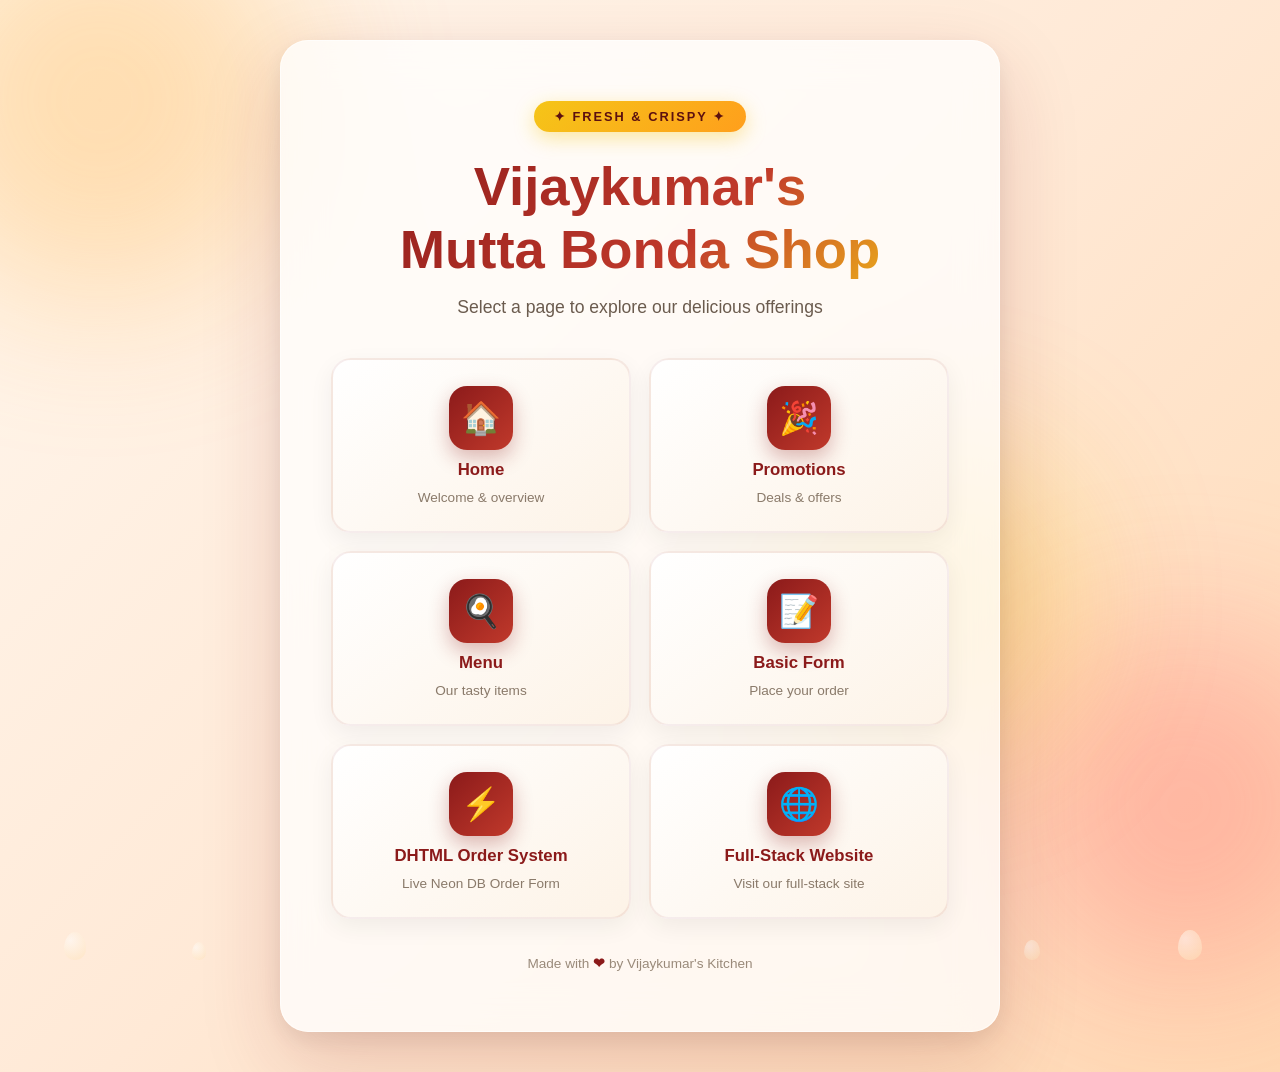
<file: index.html>
<!DOCTYPE html>
<html lang="en">
<head>
<!--
  ================================================================================
  VIJAYKUMAR'S MUTTA BONDA SHOP - MAIN PORTAL HOMEPAGE (index.html)
  ================================================================================
  
  [EXPLANATION & COMMAND LINE GUIDE FOR TEACHER / EVALUATION]
  --------------------------------------------------------------------------------
  Purpose:
  Main landing portal linking all lab assignments (basic1.html to basic5.html).
  Uses modern CSS Glassmorphism, CSS keyframe animations (@keyframes blobFloat, floatUp),
  CSS Grid layout, and animated egg particles.

  Terminal Commands for Database & Project Evaluation:
  --------------------------------------------------------------------------------
  1. View All CLI Commands   : node db_cli.js --help
  2. Test Cloud PostgreSQL DB : node db_cli.js --test
  3. View Saved Orders       : node db_cli.js --list
  4. View Sales Statistics   : node db_cli.js --stats
  5. View Shop Menu          : node db_cli.js --menu
  6. View DB Schema          : node db_cli.js --schema
  ================================================================================
-->
  <meta charset="utf-8">
  <meta name="viewport" content="width=device-width, initial-scale=1.0">
  <title>Vijaykumar's Mutta Bonda Shop</title>
  <style>
    /* ===== RESET & BASE ===== */
    * { margin: 0; padding: 0; box-sizing: border-box; }

    :root {
      --primary: #8b1a1a;
      --primary-dark: #5c1010;
      --gold: #f5c518;
      --cream: #fff8f0;
      --text: #2b2b2b;
    }

    body {
      font-family: 'Segoe UI', 'Poppins', Arial, sans-serif;
      background: linear-gradient(135deg, #fff8f0 0%, #ffe9d6 50%, #ffd9b3 100%);
      min-height: 100vh;
      display: flex;
      align-items: center;
      justify-content: center;
      padding: 40px 20px;
      overflow-x: hidden;
      position: relative;
    }

    /* ===== ANIMATED BACKGROUND BLOBS ===== */
    .blob {
      position: fixed;
      border-radius: 50%;
      filter: blur(80px);
      opacity: 0.35;
      z-index: 0;
      animation: blobFloat 18s ease-in-out infinite;
    }
    .blob-1 { width: 400px; height: 400px; background: #ffb347; top: -100px; left: -100px; }
    .blob-2 { width: 350px; height: 350px; background: #ff6b6b; bottom: -80px; right: -80px; animation-delay: -6s; }
    .blob-3 { width: 300px; height: 300px; background: #f5c518; top: 50%; left: 60%; animation-delay: -12s; }

    @keyframes blobFloat {
      0%, 100% { transform: translate(0, 0) scale(1); }
      33% { transform: translate(40px, -30px) scale(1.1); }
      66% { transform: translate(-30px, 30px) scale(0.95); }
    }

    /* ===== FLOATING EGG PARTICLES ===== */
    .particle {
      position: fixed;
      bottom: -60px;
      border-radius: 50% 50% 50% 50% / 60% 60% 40% 40%;
      background: radial-gradient(circle at 30% 30%, #fff, #ffe0b2);
      opacity: 0.5;
      z-index: 0;
      animation: floatUp linear infinite;
    }
    @keyframes floatUp {
      0% { transform: translateY(0) rotate(0deg); opacity: 0; }
      10% { opacity: 0.5; }
      90% { opacity: 0.4; }
      100% { transform: translateY(-110vh) rotate(360deg); opacity: 0; }
    }

    /* ===== MAIN CARD ===== */
    .card {
      position: relative;
      z-index: 1;
      background: rgba(255, 255, 255, 0.75);
      backdrop-filter: blur(20px);
      -webkit-backdrop-filter: blur(20px);
      border-radius: 28px;
      padding: 60px 50px;
      max-width: 720px;
      width: 100%;
      text-align: center;
      box-shadow: 0 30px 80px rgba(139, 26, 26, 0.18), 0 8px 24px rgba(0,0,0,0.08);
      border: 1px solid rgba(255,255,255,0.6);
      animation: cardIn 1s cubic-bezier(0.22, 1, 0.36, 1) both;
    }

    @keyframes cardIn {
      0% { opacity: 0; transform: translateY(60px) scale(0.95); }
      100% { opacity: 1; transform: translateY(0) scale(1); }
    }

    /* ===== BADGE ===== */
    .badge {
      display: inline-block;
      background: linear-gradient(135deg, var(--gold), #ff9f1c);
      color: #5c1010;
      font-weight: 700;
      font-size: 0.8rem;
      letter-spacing: 2px;
      text-transform: uppercase;
      padding: 8px 20px;
      border-radius: 50px;
      margin-bottom: 24px;
      animation: badgePulse 2.5s ease-in-out infinite;
      box-shadow: 0 6px 20px rgba(245, 197, 24, 0.4);
    }
    @keyframes badgePulse {
      0%, 100% { transform: scale(1); box-shadow: 0 6px 20px rgba(245,197,24,0.4); }
      50% { transform: scale(1.05); box-shadow: 0 10px 30px rgba(245,197,24,0.6); }
    }

    /* ===== TITLE ===== */
    h1 {
      font-size: clamp(2.2rem, 5vw, 3.4rem);
      color: var(--primary);
      font-weight: 800;
      line-height: 1.15;
      margin-bottom: 16px;
      background: linear-gradient(135deg, var(--primary) 0%, #c0392b 60%, var(--gold) 100%);
      -webkit-background-clip: text;
      background-clip: text;
      -webkit-text-fill-color: transparent;
      animation: titleGlow 3s ease-in-out infinite;
    }
    @keyframes titleGlow {
      0%, 100% { filter: drop-shadow(0 0 0 rgba(245,197,24,0)); }
      50% { filter: drop-shadow(0 4px 18px rgba(245,197,24,0.35)); }
    }

    /* ===== SUBTITLE ===== */
    .subtitle {
      color: #6b5b4e;
      font-size: 1.1rem;
      margin-bottom: 40px;
      animation: fadeUp 1s 0.3s cubic-bezier(0.22, 1, 0.36, 1) both;
    }

    @keyframes fadeUp {
      0% { opacity: 0; transform: translateY(30px); }
      100% { opacity: 1; transform: translateY(0); }
    }

    /* ===== NAV GRID ===== */
    .nav-grid {
      display: grid;
      grid-template-columns: repeat(auto-fit, minmax(240px, 1fr));
      gap: 18px;
      margin-top: 10px;
    }

    .nav-item {
      position: relative;
      display: flex;
      flex-direction: column;
      align-items: center;
      gap: 10px;
      padding: 26px 20px;
      background: linear-gradient(145deg, #ffffff, #fdf3e7);
      border-radius: 20px;
      text-decoration: none;
      color: var(--text);
      border: 2px solid rgba(139, 26, 26, 0.08);
      box-shadow: 0 8px 24px rgba(0,0,0,0.06);
      overflow: hidden;
      transition: transform 0.4s cubic-bezier(0.22, 1, 0.36, 1), box-shadow 0.4s ease, border-color 0.4s ease;
      animation: fadeUp 0.8s cubic-bezier(0.22, 1, 0.36, 1) both;
    }
    .nav-item:nth-child(1) { animation-delay: 0.5s; }
    .nav-item:nth-child(2) { animation-delay: 0.65s; }
    .nav-item:nth-child(3) { animation-delay: 0.8s; }
    .nav-item:nth-child(4) { animation-delay: 0.95s; }
    .nav-item:nth-child(5) { animation-delay: 1.1s; }
    .nav-item:nth-child(6) { animation-delay: 1.25s; }

    /* shine sweep */
    .nav-item::before {
      content: '';
      position: absolute;
      top: 0;
      left: -100%;
      width: 100%;
      height: 100%;
      background: linear-gradient(120deg, transparent, rgba(255,255,255,0.6), transparent);
      transition: left 0.6s ease;
    }
    .nav-item:hover::before { left: 100%; }

    .nav-item:hover {
      transform: translateY(-8px) scale(1.03);
      box-shadow: 0 20px 45px rgba(139, 26, 26, 0.18);
      border-color: var(--primary);
    }

    .nav-item:active {
      transform: translateY(-2px) scale(0.98);
    }

    /* icon */
    .icon {
      width: 64px;
      height: 64px;
      border-radius: 18px;
      display: flex;
      align-items: center;
      justify-content: center;
      font-size: 2rem;
      background: linear-gradient(135deg, var(--primary), #c0392b);
      color: #fff;
      box-shadow: 0 8px 20px rgba(139, 26, 26, 0.3);
      transition: transform 0.4s cubic-bezier(0.34, 1.56, 0.64, 1), box-shadow 0.4s ease;
    }
    .nav-item:hover .icon {
      transform: rotate(-8deg) scale(1.15);
      box-shadow: 0 12px 28px rgba(139, 26, 26, 0.45);
    }

    .nav-item .label {
      font-weight: 700;
      font-size: 1.05rem;
      color: var(--primary);
    }
    .nav-item .desc {
      font-size: 0.85rem;
      color: #8a7a6a;
    }

    /* ===== FOOTER ===== */
    .footer {
      margin-top: 36px;
      font-size: 0.85rem;
      color: #9a8a7a;
      animation: fadeUp 1s 1.2s cubic-bezier(0.22, 1, 0.36, 1) both;
    }
    .footer span {
      color: var(--primary);
      font-weight: 700;
    }

    /* ===== RESPONSIVE ===== */
    @media (max-width: 520px) {
      .card { padding: 40px 24px; }
      .nav-grid { grid-template-columns: 1fr; }
    }
  </style>
</head>
<body>

  <!-- Animated background blobs -->
  <div class="blob blob-1"></div>
  <div class="blob blob-2"></div>
  <div class="blob blob-3"></div>

  <!-- Floating egg particles -->
  <div class="particle" style="left:5%; width:22px; height:28px; animation-duration:14s;"></div>
  <div class="particle" style="left:15%; width:14px; height:18px; animation-duration:18s; animation-delay:2s;"></div>
  <div class="particle" style="left:30%; width:18px; height:24px; animation-duration:16s; animation-delay:4s;"></div>
  <div class="particle" style="left:50%; width:12px; height:16px; animation-duration:20s; animation-delay:1s;"></div>
  <div class="particle" style="left:65%; width:20px; height:26px; animation-duration:15s; animation-delay:3s;"></div>
  <div class="particle" style="left:80%; width:16px; height:20px; animation-duration:19s; animation-delay:5s;"></div>
  <div class="particle" style="left:92%; width:24px; height:30px; animation-duration:13s; animation-delay:2.5s;"></div>

  <main class="card">
    <span class="badge">✦ Fresh & Crispy ✦</span>

    <h1>Vijaykumar's<br>Mutta Bonda Shop</h1>

    <p class="subtitle">Select a page to explore our delicious offerings</p>

    <nav class="nav-grid">
      <a class="nav-item" href="basic1.html">
        <div class="icon">🏠</div>
        <div class="label">Home</div>
        <div class="desc">Welcome & overview</div>
      </a>
      <a class="nav-item" href="basic2.html">
        <div class="icon">🎉</div>
        <div class="label">Promotions</div>
        <div class="desc">Deals & offers</div>
      </a>
      <a class="nav-item" href="basic3.html">
        <div class="icon">🍳</div>
        <div class="label">Menu</div>
        <div class="desc">Our tasty items</div>
      </a>
      <a class="nav-item" href="basic4.html">
        <div class="icon">📝</div>
        <div class="label">Basic Form</div>
        <div class="desc">Place your order</div>
      </a>
      <a class="nav-item" href="basic5.html">
        <div class="icon">⚡</div>
        <div class="label">DHTML Order System</div>
        <div class="desc">Live Neon DB Order Form</div>
      </a>
      <a class="nav-item" href="https://mutta-bonda.vercel.app/" target="_blank" rel="noopener">
        <div class="icon">🌐</div>
        <div class="label">Full-Stack Website</div>
        <div class="desc">Visit our full-stack site</div>
      </a>
    </nav>

    <p class="footer">Made with <span>❤</span> by Vijaykumar's Kitchen</p>
  </main>

</body>
</html>
</file>
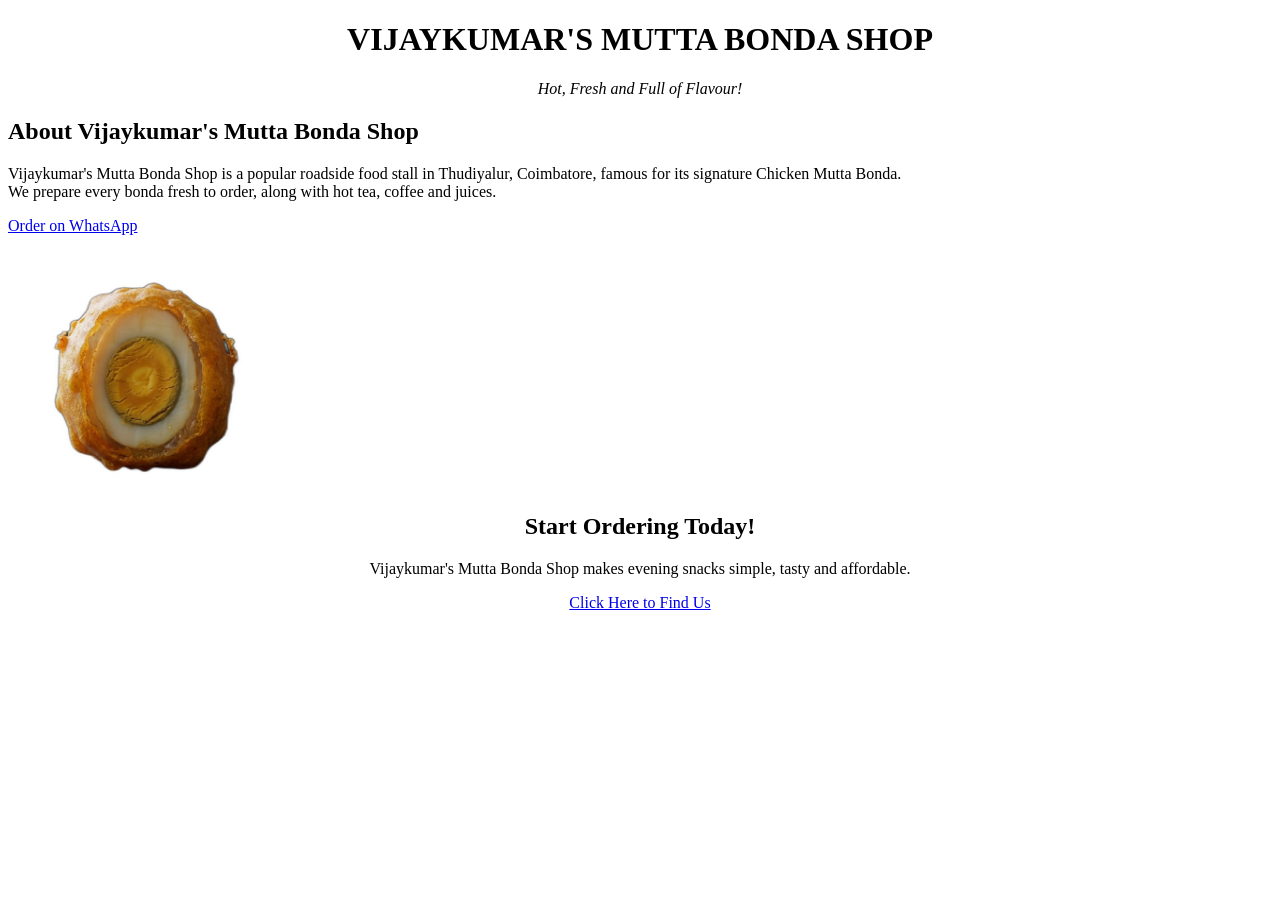
<file: basic1.html>
<!DOCTYPE html>
<html lang="en">
<head>
<!--
  ================================================================================
  VIJAYKUMAR'S MUTTA BONDA SHOP - BASIC 1: INTRODUCTORY HOMEPAGE
  ================================================================================
  
  [EXPLANATION & COMMAND LINE GUIDE FOR TEACHER / EVALUATION]
  --------------------------------------------------------------------------------
  Purpose:
  Demonstrates basic HTML structure, heading tags (<h1>, <h2>), paragraphs (<p>),
  text formatting (<i>), hyperlinks (<a>), line breaks (<br>), and images (<img>).

  How to view/test this file:
  - Open directly in browser: double-click basic1.html or open via file:// URL.
  - Command Line preview via Node CLI tool:
    node db_cli.js --menu
  ================================================================================
-->
  <meta charset="UTF-8">
  <title>Vijaykumar's Mutta Bonda Shop - Home</title>
</head>

<body>

  <!-- ==========================================================================
       SECTION 1: SHOP TITLE & TAGLINE (CENTERED HEADER)
       ========================================================================== -->
  <center>
    <h1>VIJAYKUMAR'S MUTTA BONDA SHOP</h1>
    <i><p>Hot, Fresh and Full of Flavour!</p></i>
  </center>


  <!-- ==========================================================================
       SECTION 2: ABOUT THE SHOP & INTRODUCTION
       ========================================================================== -->
  <h2>About Vijaykumar's Mutta Bonda Shop</h2>

  <p>
    Vijaykumar's Mutta Bonda Shop is a popular roadside food stall in Thudiyalur,
    Coimbatore, famous for its signature Chicken Mutta Bonda.<br>
    We prepare every bonda fresh to order, along with hot tea, coffee and juices.
  </p>


  <!-- ==========================================================================
       SECTION 3: WHATSAPP ORDER LINK & SHOP IMAGE
       ========================================================================== -->
  <p>
    <a href="https://wa.me/918610713970" target="_blank">Order on WhatsApp</a>
  </p>
  <br>

  <img src="image1.png" width="400" height="220" alt="Mutta Bonda Stall Image" style="margin-left:30px;">


  <!-- ==========================================================================
       SECTION 4: CALL TO ACTION & GOOGLE MAPS LOCATION LINK
       ========================================================================== -->
  <center>
    <h2>Start Ordering Today!</h2>

    <p>
      Vijaykumar's Mutta Bonda Shop makes evening snacks simple, tasty and affordable.
    </p>

    <a href="https://www.google.com/maps" target="_blank">Click Here to Find Us</a>
  </center>

</body>
</html>
</file>
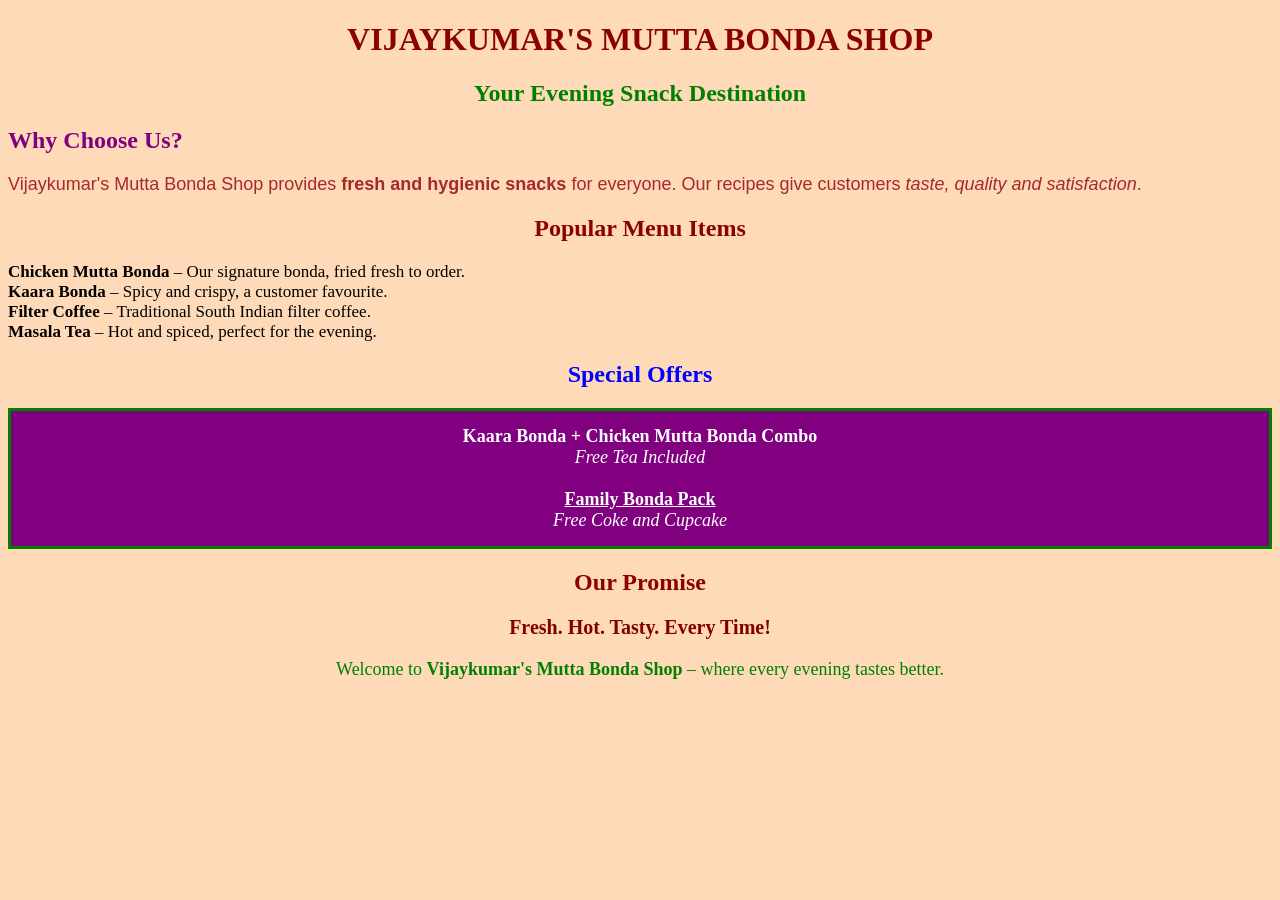
<file: basic2.html>
<!DOCTYPE html>
<html lang="en">
<head>
<!--
  ================================================================================
  VIJAYKUMAR'S MUTTA BONDA SHOP - BASIC 2: STYLED PROMOTIONS PAGE
  ================================================================================
  
  [EXPLANATION & COMMAND LINE GUIDE FOR TEACHER / EVALUATION]
  --------------------------------------------------------------------------------
  Purpose:
  Demonstrates Inline CSS styling (style="..."), custom font families, colors,
  background colors, text alignment, borders, bold (<b>), and italic (<i>) tags.

  How to view/test this file:
  - Open directly in browser: basic2.html
  - Command Line preview via Node CLI tool:
    node db_cli.js --menu
  ================================================================================
-->
  <meta charset="UTF-8">
  <title>Vijaykumar's Mutta Bonda Shop - Promotions</title>
</head>

<body style="background-color:peachpuff;">

  <!-- ==========================================================================
       SECTION 1: PAGE HEADER & STYLED TITLES
       ========================================================================== -->
  <center>
    <h1 style="color:darkred;">VIJAYKUMAR'S MUTTA BONDA SHOP</h1>
    <h2 style="color:green;">Your Evening Snack Destination</h2>
  </center>


  <!-- ==========================================================================
       SECTION 2: ABOUT & POPULAR MENU ITEMS
       ========================================================================== -->
  <h2 style="color:purple;">Why Choose Us?</h2>

  <p style="color:brown; font-size:18px; font-family:Arial;">
    Vijaykumar's Mutta Bonda Shop provides <b>fresh and hygienic snacks</b> for everyone.
    Our recipes give customers <i>taste, quality and satisfaction</i>.
  </p>

  <h2 style="color:darkred; text-align:center;">Popular Menu Items</h2>

  <p style="font-size:17px; font-family:Verdana; text-align:left;">
    <b>Chicken Mutta Bonda</b> – Our signature bonda, fried fresh to order.<br>
    <b>Kaara Bonda</b> – Spicy and crispy, a customer favourite.<br>
    <b>Filter Coffee</b> – Traditional South Indian filter coffee.<br>
    <b>Masala Tea</b> – Hot and spiced, perfect for the evening.
  </p>


  <!-- ==========================================================================
       SECTION 3: SPECIAL OFFERS HIGHLIGHT BOX (CSS BORDER & BACKGROUND)
       ========================================================================== -->
  <center>
    <h2 style="color:blue;">Special Offers</h2>

    <p style="background-color:purple; color:white; border:3px solid green; padding:15px; font-size:18px; text-align:center;">
      <b>Kaara Bonda + Chicken Mutta Bonda Combo</b><br>
      <i>Free Tea Included</i><br><br>
      <u><b>Family Bonda Pack</b></u><br>
      <i>Free Coke and Cupcake</i>
    </p>
  </center>


  <!-- ==========================================================================
       SECTION 4: BRAND PROMISE & FOOTER
       ========================================================================== -->
  <h2 style="color:darkred; text-align:center;">Our Promise</h2>

  <p style="color:maroon; font-size:20px; text-align:center;">
    <b>Fresh. Hot. Tasty. Every Time!</b>
  </p>

  <center>
    <p style="color:green; font-size:18px;">
      Welcome to <b>Vijaykumar's Mutta Bonda Shop</b> – where every evening tastes better.
    </p>
  </center>

</body>
</html>
</file>
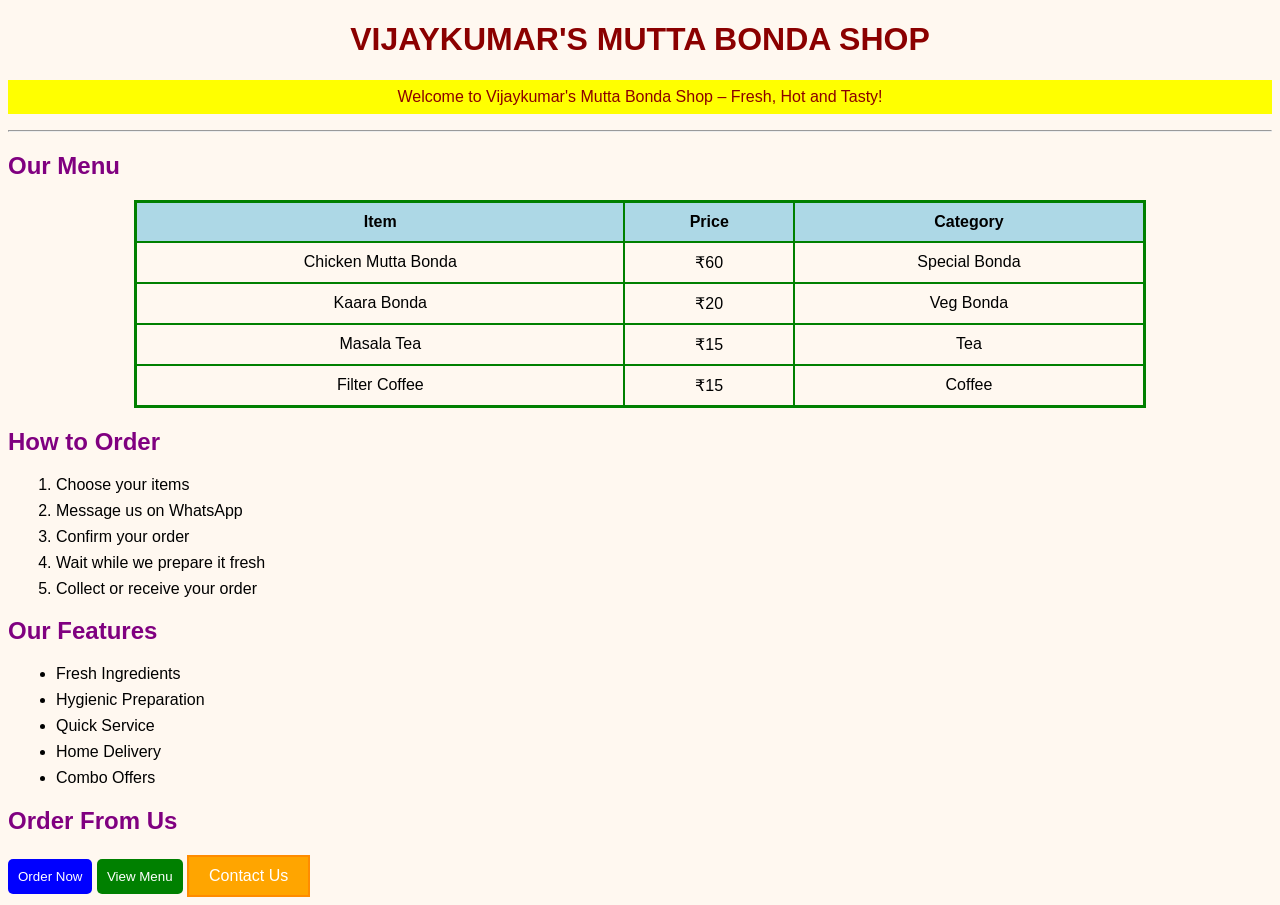
<file: basic3.html>
<!DOCTYPE html>
<html lang="en">
<head>
<!--
  ================================================================================
  VIJAYKUMAR'S MUTTA BONDA SHOP - BASIC 3: MENU TABLES & LISTS
  ================================================================================
  
  [EXPLANATION & COMMAND LINE GUIDE FOR TEACHER / EVALUATION]
  --------------------------------------------------------------------------------
  Purpose:
  Demonstrates Internal CSS (<style>), External CSS (<link rel="stylesheet">),
  HTML Tables (<table>, <th>, <td>), Ordered Lists (<ol>), Unordered Lists (<ul>),
  and custom styled action buttons (<button>).

  How to view/test this file:
  - Open directly in browser: basic3.html
  - Command Line preview via Node CLI tool:
    node db_cli.js --menu
  ================================================================================
-->
  <meta charset="UTF-8">
  <title>Vijaykumar's Mutta Bonda Shop - Menu & Features</title>

  <!-- ==========================================================================
       SECTION 1: INTERNAL CSS STYLE SHEET
       ========================================================================== -->
  <style>
    body {
        background-color: #fff8f0;
        font-family: Arial, sans-serif;
    }

    h1 {
        color: darkred;
        text-align: center;
    }

    h2 {
        color: purple;
    }

    table {
        width: 80%;
        border: 3px solid green;
        border-collapse: collapse;
        margin-top: 10px;
    }

    th, td {
        border: 2px solid green;
        padding: 10px;
        text-align: center;
    }

    th {
        background-color: lightblue;
    }

    li {
        margin: 8px;
    }
  </style>

  <!-- External Style Sheet Link -->
  <link rel="stylesheet" href="style.css">

</head>

<body>

  <h1>VIJAYKUMAR'S MUTTA BONDA SHOP</h1>

  <p style="background-color: yellow; color: darkred; text-align:center; padding: 8px;">
    Welcome to Vijaykumar's Mutta Bonda Shop – Fresh, Hot and Tasty!
  </p>

  <hr>

  <!-- ==========================================================================
       SECTION 2: HTML MENU DATA TABLE
       ========================================================================== -->
  <h2>Our Menu</h2>

  <center>
    <table>
      <thead>
        <tr>
          <th>Item</th>
          <th>Price</th>
          <th>Category</th>
        </tr>
      </thead>
      <tbody>
        <tr>
          <td>Chicken Mutta Bonda</td>
          <td>&#8377;60</td>
          <td>Special Bonda</td>
        </tr>
        <tr>
          <td>Kaara Bonda</td>
          <td>&#8377;20</td>
          <td>Veg Bonda</td>
        </tr>
        <tr>
          <td>Masala Tea</td>
          <td>&#8377;15</td>
          <td>Tea</td>
        </tr>
        <tr>
          <td>Filter Coffee</td>
          <td>&#8377;15</td>
          <td>Coffee</td>
        </tr>
      </tbody>
    </table>
  </center>


  <!-- ==========================================================================
       SECTION 3: ORDERING INSTRUCTIONS (ORDERED LIST <ol>)
       ========================================================================== -->
  <h2>How to Order</h2>

  <ol>
    <li>Choose your items</li>
    <li>Message us on WhatsApp</li>
    <li>Confirm your order</li>
    <li>Wait while we prepare it fresh</li>
    <li>Collect or receive your order</li>
  </ol>


  <!-- ==========================================================================
       SECTION 4: SHOP FEATURES (UNORDERED LIST <ul>)
       ========================================================================== -->
  <h2>Our Features</h2>

  <ul>
    <li>Fresh Ingredients</li>
    <li>Hygienic Preparation</li>
    <li>Quick Service</li>
    <li>Home Delivery</li>
    <li>Combo Offers</li>
  </ul>


  <!-- ==========================================================================
       SECTION 5: ACTION BUTTONS (INLINE & CLASS STYLES)
       ========================================================================== -->
  <h2>Order From Us</h2>

  <button style="background-color:blue; color:white; padding:10px; border:none; border-radius:5px; cursor:pointer;">
    Order Now
  </button>

  <button style="background-color:green; color:white; padding:10px; border:none; border-radius:5px; cursor:pointer;">
    View Menu
  </button>

  <button class="mybutton">
    Contact Us
  </button>

</body>
</html>
</file>
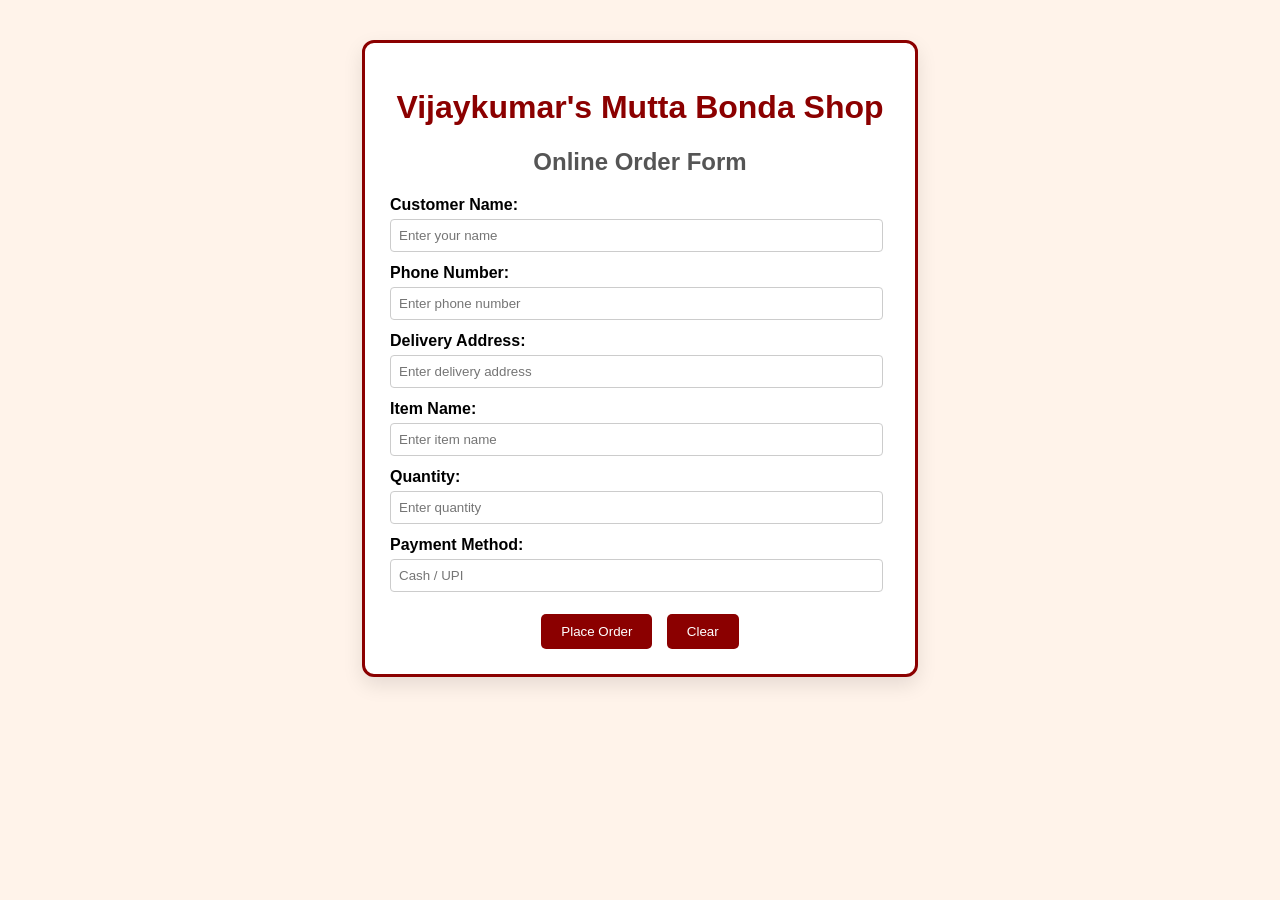
<file: basic4.html>
<!DOCTYPE html>
<html lang="en">
<head>
<!--
  ================================================================================
  VIJAYKUMAR'S MUTTA BONDA SHOP - BASIC 4: HTML ORDER FORM
  ================================================================================
  
  [EXPLANATION & COMMAND LINE GUIDE FOR TEACHER / EVALUATION]
  --------------------------------------------------------------------------------
  Purpose:
  Demonstrates HTML Forms (<form action="..." method="post">), Form Inputs (<input>),
  Field Labels (<label>), Container Box Layout (.container), and Form Control Buttons
  (<button type="submit"> and <button type="reset">).

  How to view/test this file:
  - Open directly in browser: basic4.html
  - Compare with DHTML & Database Form in basic5.html:
    node db_cli.js --list
  ================================================================================
-->
  <meta charset="UTF-8">
  <title>Vijaykumar's Mutta Bonda Shop - Order Form</title>

  <!-- ==========================================================================
       SECTION 1: CONTAINER CARD & FORM STYLES
       ========================================================================== -->
  <style>
    body {
        background-color: #fff3ea;
        font-family: Arial, sans-serif;
    }

    .container {
        width: 500px;
        margin: 40px auto;
        padding: 25px;
        background-color: white;
        border: 3px solid darkred;
        border-radius: 12px;
        box-shadow: 0 8px 20px rgba(0,0,0,0.1);
    }

    .title {
        text-align: center;
        color: darkred;
    }

    .field {
        margin: 12px 0;
    }

    label {
        font-weight: bold;
    }

    input {
        padding: 8px;
        width: 95%;
        margin-top: 5px;
        border: 1px solid #ccc;
        border-radius: 4px;
    }

    button {
        padding: 10px 20px;
        margin: 10px 5px 0 5px;
        background-color: darkred;
        color: white;
        border: none;
        border-radius: 5px;
        cursor: pointer;
    }

    button:hover {
        background-color: maroon;
    }
  </style>
</head>

<body>

  <div class="container">

    <!-- ==========================================================================
         SECTION 2: FORM HEADER & INPUT FIELDS
         ========================================================================== -->
    <h1 class="title">Vijaykumar's Mutta Bonda Shop</h1>

    <h2 style="text-align:center; color: #555;">Online Order Form</h2>

    <form action="submit.html" method="post">

      <!-- Customer Name Field -->
      <div class="field">
        <label for="nameInput">Customer Name:</label><br>
        <input type="text" id="nameInput" name="name" placeholder="Enter your name">
      </div>

      <!-- Phone Number Field -->
      <div class="field">
        <label for="phoneInput">Phone Number:</label><br>
        <input type="text" id="phoneInput" name="phone" placeholder="Enter phone number">
      </div>

      <!-- Delivery Address Field -->
      <div class="field">
        <label for="addressInput">Delivery Address:</label><br>
        <input type="text" id="addressInput" name="address" placeholder="Enter delivery address">
      </div>

      <!-- Item Name Field -->
      <div class="field">
        <label for="itemInput">Item Name:</label><br>
        <input type="text" id="itemInput" name="item" placeholder="Enter item name">
      </div>

      <!-- Quantity Field -->
      <div class="field">
        <label for="quantityInput">Quantity:</label><br>
        <input type="text" id="quantityInput" name="quantity" placeholder="Enter quantity">
      </div>

      <!-- Payment Method Field -->
      <div class="field">
        <label for="paymentInput">Payment Method:</label><br>
        <input type="text" id="paymentInput" name="payment" placeholder="Cash / UPI">
      </div>


      <!-- ==========================================================================
           SECTION 3: FORM ACTION BUTTONS (SUBMIT & RESET)
           ========================================================================== -->
      <center>
        <button type="submit">Place Order</button>
        <button type="reset">Clear</button>
      </center>

    </form>

  </div>

</body>
</html>
</file>
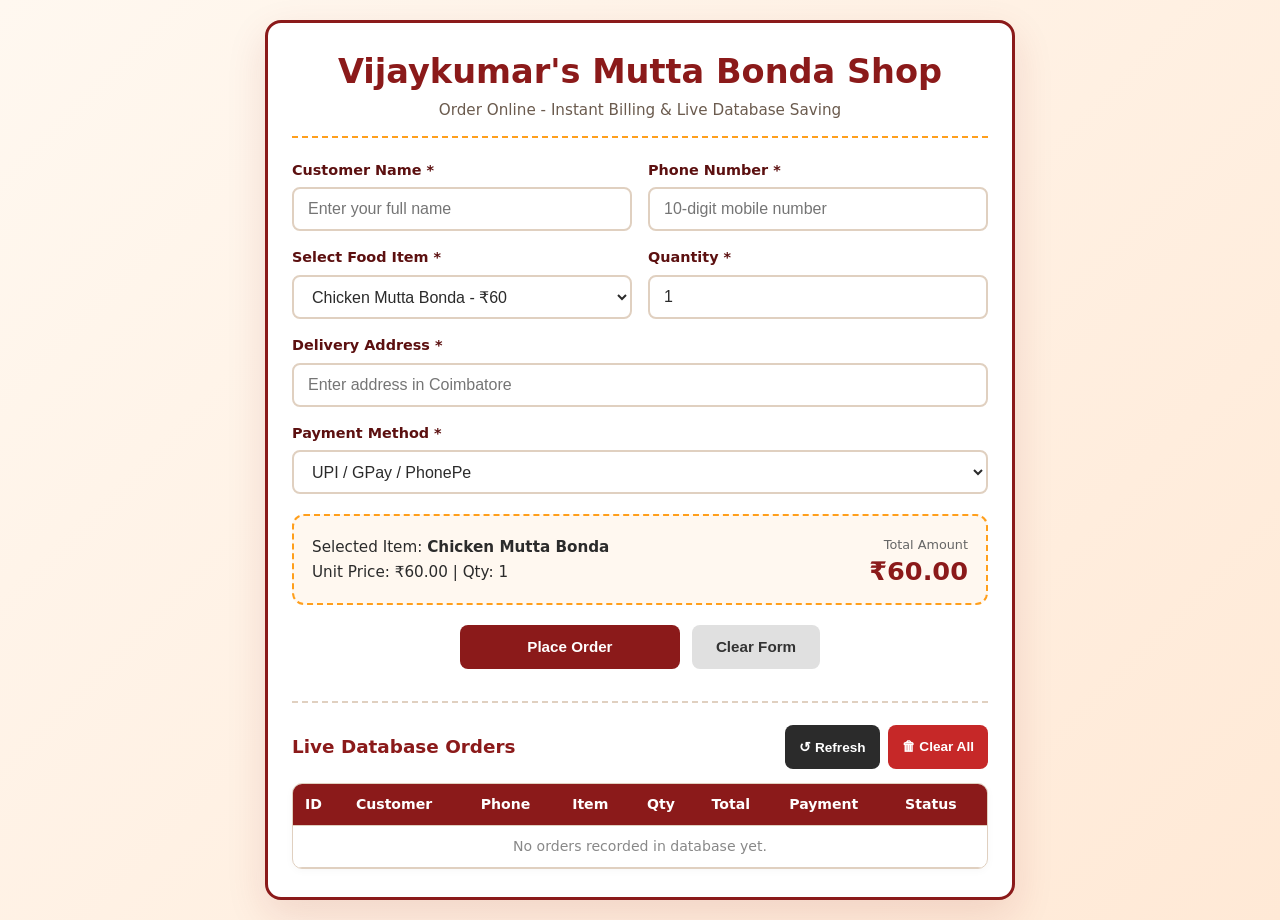
<file: basic5.html>
<!DOCTYPE html>
<html lang="en">
<head>
<!--
  ================================================================================
  VIJAYKUMAR'S MUTTA BONDA SHOP - DHTML & NEON POSTGRESQL ORDER MANAGEMENT SYSTEM
  ================================================================================
  Purpose: Dynamic HTML (DHTML) order form with real-time price calculation,
  Neon PostgreSQL cloud database integration, and live order history rendering.

  CLI Terminal Commands:
  - node db_cli.js --help   : View CLI options
  - node db_cli.js --test   : Test Neon DB connection
  - node db_cli.js --list   : View all stored orders in database
  - node db_cli.js --stats  : View sales statistics
  ================================================================================
-->
  <meta charset="UTF-8">
  <meta name="viewport" content="width=device-width, initial-scale=1.0">
  <title>Vijaykumar's Mutta Bonda Shop - DHTML Order System</title>

  <!-- SECTION 1: DHTML CSS STYLES (MOBILE RESPONSIVE & OPTIMIZED ALIGNMENT) -->
  <style>
    * { 
      margin: 0; 
      padding: 0; 
      box-sizing: border-box; 
    }

    body { 
      font-family: 'Segoe UI', system-ui, -apple-system, BlinkMacSystemFont, Roboto, sans-serif; 
      background: linear-gradient(135deg, #fff8f0, #ffe9d6); 
      min-height: 100vh; 
      padding: 20px 12px; 
      color: #2b2b2b; 
      line-height: 1.5;
    }

    .container { 
      max-width: 750px; 
      margin: 0 auto; 
      background: #ffffff; 
      border-radius: 16px; 
      padding: 28px 24px; 
      box-shadow: 0 15px 40px rgba(139, 26, 26, 0.12); 
      border: 3px solid #8b1a1a; 
    }

    .header-banner { 
      text-align: center; 
      margin-bottom: 22px; 
      padding-bottom: 14px; 
      border-bottom: 2px dashed #ff9f1c; 
    }

    .shop-title { 
      color: #8b1a1a; 
      font-size: clamp(1.4rem, 5vw, 2.1rem); 
      font-weight: 800; 
      line-height: 1.25;
    }

    .shop-subtitle { 
      color: #6b5b4e; 
      font-size: clamp(0.85rem, 3vw, 0.95rem); 
      margin-top: 6px; 
    }

    .form-grid { 
      display: grid; 
      grid-template-columns: repeat(2, 1fr); 
      gap: 16px; 
    }

    .field-group { 
      display: flex; 
      flex-direction: column; 
      width: 100%;
    }

    .full-width { 
      grid-column: span 2; 
    }

    label { 
      font-weight: 700; 
      color: #5c1010; 
      margin-bottom: 6px; 
      font-size: 0.9rem; 
    }

    input, select { 
      width: 100%;
      min-height: 44px;
      padding: 10px 14px; 
      border: 2px solid #e0d0c0; 
      border-radius: 8px; 
      font-size: 16px; /* 16px prevents iOS browser auto-zoom on focus */
      color: #2b2b2b;
      background-color: #fff;
      transition: border-color 0.2s ease, box-shadow 0.2s ease;
    }

    input:focus, select:focus { 
      outline: none; 
      border-color: #8b1a1a; 
      box-shadow: 0 0 0 3px rgba(139, 26, 26, 0.18); 
    }

    .bill-summary { 
      background: #fff8f0; 
      border: 2px dashed #ff9f1c; 
      border-radius: 12px; 
      padding: 16px 18px; 
      margin: 20px 0; 
      display: flex; 
      justify-content: space-between; 
      align-items: center; 
      gap: 12px;
      flex-wrap: wrap;
    }

    .summary-details p {
      font-size: 0.95rem;
      margin: 2px 0;
    }

    .summary-total {
      text-align: right;
    }

    .grand-total { 
      font-size: 1.6rem; 
      font-weight: 800; 
      color: #8b1a1a; 
      line-height: 1.2;
    }

    .button-group { 
      display: flex;
      justify-content: center;
      align-items: center;
      gap: 12px;
      margin-top: 18px; 
    }

    .btn { 
      padding: 12px 24px; 
      font-size: 0.95rem; 
      font-weight: 700; 
      border-radius: 8px; 
      border: none; 
      cursor: pointer; 
      min-height: 44px;
      display: inline-flex;
      align-items: center;
      justify-content: center;
      transition: all 0.2s ease;
    }

    .btn-submit { 
      background: #8b1a1a; 
      color: white; 
      flex: 1;
      max-width: 220px;
    }

    .btn-submit:hover { 
      background: #5c1010; 
    }

    .btn-reset { 
      background: #e0e0e0; 
      color: #333; 
    }

    .btn-reset:hover {
      background: #d4d4d4;
    }

    .btn-refresh { 
      background: #2b2b2b; 
      color: white; 
      padding: 8px 14px; 
      font-size: 0.85rem; 
    }

    .btn-refresh:hover {
      background: #404040;
    }

    .btn-danger { 
      background: #c62828; 
      color: white; 
      padding: 8px 14px; 
      font-size: 0.85rem; 
    }

    .btn-danger:hover {
      background: #a71d1d;
    }

    /* Confirmation Modal Popup */
    .modal-overlay { 
      display: none; 
      position: fixed; 
      top: 0; 
      left: 0; 
      width: 100%; 
      height: 100%; 
      background: rgba(0, 0, 0, 0.55); 
      backdrop-filter: blur(4px); 
      z-index: 1000; 
      align-items: center; 
      justify-content: center; 
      padding: 16px;
    }

    .modal-card { 
      background: #fff; 
      border-radius: 16px; 
      padding: 28px 22px; 
      width: 100%; 
      max-width: 400px; 
      text-align: center; 
      box-shadow: 0 20px 50px rgba(0,0,0,0.25); 
      border: 3px solid #8b1a1a; 
      animation: modalPop 0.3s cubic-bezier(0.175, 0.885, 0.32, 1.275); 
    }

    @keyframes modalPop { 
      0% { transform: scale(0.85); opacity: 0; } 
      100% { transform: scale(1); opacity: 1; } 
    }

    .modal-icon { font-size: 3rem; margin-bottom: 8px; }
    .modal-title { color: #8b1a1a; font-size: 1.35rem; font-weight: 800; margin-bottom: 8px; }
    .modal-message { color: #555; font-size: 0.95rem; }

    /* Live Orders Section */
    .orders-section { 
      margin-top: 32px; 
      padding-top: 22px; 
      border-top: 2px dashed #e0d0c0; 
    }

    .orders-header { 
      display: flex; 
      justify-content: space-between; 
      align-items: center; 
      margin-bottom: 14px; 
      gap: 12px;
      flex-wrap: wrap;
    }

    .orders-header h3 {
      font-size: 1.15rem;
    }

    .orders-actions {
      display: flex;
      gap: 8px;
      align-items: center;
    }

    .orders-table-wrapper { 
      width: 100%;
      overflow-x: auto; 
      -webkit-overflow-scrolling: touch;
      border-radius: 10px;
      border: 1px solid #e0d0c0;
      box-shadow: 0 2px 8px rgba(0,0,0,0.03);
    }

    table { 
      width: 100%; 
      border-collapse: collapse; 
      font-size: 0.88rem; 
      min-width: 620px;
    }

    th, td { 
      padding: 10px 12px; 
      text-align: left; 
      border-bottom: 1px solid #e0d0c0; 
      white-space: nowrap;
    }

    th { 
      background: #8b1a1a; 
      color: white; 
      font-weight: 700; 
      position: sticky;
      top: 0;
    }

    tr:nth-child(even) { background: #fff9f4; }
    
    .status-badge { 
      display: inline-block; 
      padding: 4px 9px; 
      border-radius: 12px; 
      font-size: 0.75rem; 
      font-weight: 700; 
      background: #e8f5e9; 
      color: #2e7d32; 
    }

    /* Media Queries for Mobile Responsiveness & Alignment */
    @media (max-width: 600px) {
      body {
        padding: 12px 8px;
      }

      .container {
        padding: 20px 15px;
        border-radius: 14px;
        border-width: 2px;
      }

      .form-grid {
        grid-template-columns: 1fr;
        gap: 14px;
      }

      .full-width {
        grid-column: span 1;
      }

      .bill-summary {
        flex-direction: column;
        align-items: flex-start;
        gap: 10px;
        padding: 14px;
      }

      .summary-total {
        width: 100%;
        display: flex;
        justify-content: space-between;
        align-items: baseline;
        border-top: 1px dashed #ffd4a3;
        padding-top: 8px;
        margin-top: 4px;
      }

      .button-group {
        flex-direction: column;
        width: 100%;
        gap: 10px;
      }

      .btn {
        width: 100%;
        max-width: none;
      }

      .orders-header {
        flex-direction: column;
        align-items: flex-start;
        gap: 10px;
      }

      .orders-actions {
        width: 100%;
        justify-content: space-between;
      }

      .orders-actions .btn {
        flex: 1;
      }
    }
  </style>
</head>
<body>

  <!-- SECTION 1.5: MEDIUM SIZE ORDER CONFIRMATION MODAL POPUP -->
  <div id="orderModal" class="modal-overlay">
    <div class="modal-card">
      <div class="modal-icon">🎉</div>
      <h2 class="modal-title">Order Successfully Placed!</h2>
      <p class="modal-message">Thank you for ordering from Vijaykumar's Mutta Bonda Shop.</p>
      <button type="button" class="btn btn-submit" onclick="closeModal()" style="margin-top: 20px; width: 100%;">OK</button>
    </div>
  </div>

  <div class="container">
    <!-- Header Banner -->
    <div class="header-banner">
      <h1 class="shop-title">Vijaykumar's Mutta Bonda Shop</h1>
      <p class="shop-subtitle">Order Online - Instant Billing & Live Database Saving</p>
    </div>

    <!-- SECTION 2: DHTML ORDER FORM -->
    <form id="orderForm" onsubmit="handleOrderSubmit(event)">
      <div class="form-grid">
        <div class="field-group">
          <label for="customerName">Customer Name *</label>
          <input type="text" id="customerName" name="name" placeholder="Enter your full name" required>
        </div>
        <div class="field-group">
          <label for="phoneNumber">Phone Number *</label>
          <input type="tel" id="phoneNumber" name="phone" placeholder="10-digit mobile number" required>
        </div>
        <div class="field-group">
          <label for="itemSelect">Select Food Item *</label>
          <select id="itemSelect" name="item" onchange="calculateTotal()" required>
            <optgroup label="🌟 Special Bonda">
              <option value="Chicken Mutta Bonda" data-price="60" selected>Chicken Mutta Bonda - ₹60</option>
            </optgroup>
            <optgroup label="🥬 Veg Bonda">
              <option value="Kaara Bonda" data-price="20">Kaara Bonda - ₹20</option>
              <option value="Keerai Bonda" data-price="20">Keerai Bonda - ₹20</option>
              <option value="Murunga Keerai Bonda" data-price="25">Murunga Keerai Bonda - ₹25</option>
              <option value="Thandu Keerai Bonda" data-price="25">Thandu Keerai Bonda - ₹25</option>
              <option value="Paneer Bonda" data-price="35">Paneer Bonda - ₹35</option>
              <option value="Cheese Bonda" data-price="40">Cheese Bonda - ₹40</option>
            </optgroup>
            <optgroup label="🍖 Non-Veg Bonda">
              <option value="Beef Bonda" data-price="55">Beef Bonda - ₹55</option>
              <option value="Mutton Bonda" data-price="65">Mutton Bonda - ₹65</option>
            </optgroup>
            <optgroup label="☕ Tea & Coffee">
              <option value="Normal Tea" data-price="10">Normal Tea - ₹10</option>
              <option value="Ginger Tea" data-price="12">Ginger Tea - ₹12</option>
              <option value="Masala Tea" data-price="15">Masala Tea - ₹15</option>
              <option value="Filter Coffee" data-price="15">Filter Coffee - ₹15</option>
              <option value="Cold Coffee" data-price="40">Cold Coffee - ₹40</option>
            </optgroup>
            <optgroup label="🍹 Juices & Combos">
              <option value="Lemon Mint Juice" data-price="25">Lemon Mint Juice - ₹25</option>
              <option value="Watermelon Juice" data-price="30">Watermelon Juice - ₹30</option>
              <option value="Combo Bonda + Tea" data-price="80">Combo Bonda + Free Tea - ₹80</option>
              <option value="Family Bonda Pack" data-price="200">Family Bonda Pack - ₹200</option>
            </optgroup>
          </select>
        </div>
        <div class="field-group">
          <label for="quantityInput">Quantity *</label>
          <input type="number" id="quantityInput" name="quantity" value="1" min="1" max="50" oninput="calculateTotal()" required>
        </div>
        <div class="field-group full-width">
          <label for="deliveryAddress">Delivery Address *</label>
          <input type="text" id="deliveryAddress" name="address" placeholder="Enter address in Coimbatore" required>
        </div>
        <div class="field-group full-width">
          <label for="paymentMethod">Payment Method *</label>
          <select id="paymentMethod" name="payment" required>
            <option value="UPI / GPay / PhonePe">UPI / GPay / PhonePe</option>
            <option value="Cash on Delivery">Cash on Delivery</option>
            <option value="Card Payment">Debit / Credit Card</option>
          </select>
        </div>
      </div>

      <!-- Dynamic DHTML Live Bill Summary Box -->
      <div class="bill-summary">
        <div class="summary-details">
          <p>Selected Item: <strong id="summaryItemName">Chicken Mutta Bonda</strong></p>
          <p>Unit Price: ₹<span id="summaryUnitPrice">60.00</span> | Qty: <span id="summaryQty">1</span></p>
        </div>
        <div class="summary-total">
          <span style="font-size: 0.8rem; color: #666;">Total Amount</span>
          <div class="grand-total">₹<span id="summaryGrandTotal">60.00</span></div>
        </div>
      </div>

      <!-- Action Buttons -->
      <div class="button-group">
        <button type="submit" id="btnSubmit" class="btn btn-submit">Place Order</button>
        <button type="reset" class="btn btn-reset" onclick="setTimeout(calculateTotal, 50)">Clear Form</button>
      </div>
    </form>

    <!-- SECTION 3: LIVE ORDERS TABLE DISPLAY -->
    <div class="orders-section">
      <div class="orders-header">
        <h3 style="color: #8b1a1a;">Live Database Orders</h3>
        <div class="orders-actions">
          <button class="btn btn-refresh" onclick="fetchOrdersFromDB()">↺ Refresh</button>
          <button class="btn btn-danger" onclick="clearAllOrders()">🗑 Clear All</button>
        </div>
      </div>
      <div class="orders-table-wrapper">
        <table>
          <thead>
            <tr>
              <th>ID</th><th>Customer</th><th>Phone</th><th>Item</th><th>Qty</th><th>Total</th><th>Payment</th><th>Status</th>
            </tr>
          </thead>
          <tbody id="ordersTableBody">
            <tr><td colspan="8" style="text-align: center; color: #888;">Loading orders...</td></tr>
          </tbody>
        </table>
    </div>
  </div>

  <!-- SECTION 4: DHTML JAVASCRIPT & NEON DB INTEGRATION -->
  <script>
    const NEON_CONFIG = {
      connectionString: window.NEON_DATABASE_URL || 'postgresql://neondb_owner:CONFIGURED_PASSWORD@ep-square-dawn-azupdsqe-pooler.c-3.ap-southeast-1.aws.neon.tech/neondb?sslmode=require',
      httpEndpoint: 'https://ep-square-dawn-azupdsqe-pooler.c-3.ap-southeast-1.aws.neon.tech/sql'
    };

    function showModalPopup() { document.getElementById('orderModal').style.display = 'flex'; }
    function closeModal() { document.getElementById('orderModal').style.display = 'none'; }

    function getLocalOrders() { try { return JSON.parse(localStorage.getItem('mutta_bonda_orders') || '[]'); } catch (e) { return []; } }
    function saveLocalOrder(order) { const orders = getLocalOrders(); orders.unshift(order); localStorage.setItem('mutta_bonda_orders', JSON.stringify(orders.slice(0, 30))); }

    function calculateTotal() {
      const itemSelect = document.getElementById('itemSelect');
      const selectedOption = itemSelect.options[itemSelect.selectedIndex];
      const unitPrice = parseFloat(selectedOption.getAttribute('data-price')) || 0;
      const itemName = selectedOption.value;
      const qtyInput = document.getElementById('quantityInput');
      let qty = parseInt(qtyInput.value, 10);
      if (isNaN(qty) || qty < 1) qty = 1;
      const grandTotal = unitPrice * qty;

      document.getElementById('summaryItemName').innerText = itemName;
      document.getElementById('summaryUnitPrice').innerText = unitPrice.toFixed(2);
      document.getElementById('summaryQty').innerText = qty;
      document.getElementById('summaryGrandTotal').innerText = grandTotal.toFixed(2);
      return { itemName, unitPrice, qty, grandTotal };
    }

    async function executeNeonQuery(sqlQuery) {
      const response = await fetch(NEON_CONFIG.httpEndpoint, {
        method: 'POST',
        headers: { 'Neon-Connection-String': NEON_CONFIG.connectionString, 'Content-Type': 'application/json' },
        body: JSON.stringify({ query: sqlQuery })
      });
      if (!response.ok) throw new Error(`Neon DB Error (${response.status})`);
      return await response.json();
    }

    async function handleOrderSubmit(event) {
      event.preventDefault();
      const btnSubmit = document.getElementById('btnSubmit');
      btnSubmit.disabled = true;
      btnSubmit.innerText = 'Processing...';
      try {
        const customerName = document.getElementById('customerName').value.trim();
        const phoneNumber = document.getElementById('phoneNumber').value.trim();
        const deliveryAddress = document.getElementById('deliveryAddress').value.trim();
        const paymentMethod = document.getElementById('paymentMethod').value;
        const { itemName, unitPrice, qty, grandTotal } = calculateTotal();

        const insertSql = `INSERT INTO orders (customer_name, phone_number, delivery_address, item_name, quantity, unit_price, total_price, payment_method) VALUES ('${customerName.replace(/'/g, "''")}', '${phoneNumber.replace(/'/g, "''")}', '${deliveryAddress.replace(/'/g, "''")}', '${itemName.replace(/'/g, "''")}', ${qty}, ${unitPrice}, ${grandTotal}, '${paymentMethod.replace(/'/g, "''")}') RETURNING id;`;

        let newOrderId = null, savedToCloud = false;
        try {
          const result = await executeNeonQuery(insertSql);
          if (result && result.rows && result.rows[0]) { newOrderId = result.rows[0].id; savedToCloud = true; }
        } catch (e) {
          const localId = 'L' + Math.floor(1000 + Math.random() * 9000);
          saveLocalOrder({ id: localId, customer_name: customerName, phone_number: phoneNumber, delivery_address: deliveryAddress, item_name: itemName, quantity: qty, unit_price: unitPrice, total_price: grandTotal, payment_method: paymentMethod });
          newOrderId = localId;
        }

        // Show Medium Confirmation Popup Modal
        showModalPopup();

        document.getElementById('customerName').value = '';
        document.getElementById('phoneNumber').value = '';
        document.getElementById('deliveryAddress').value = '';
        calculateTotal();
        await fetchOrdersFromDB();
      } catch (error) {
        alert(`Could not complete order: ${error.message}`);
      } finally {
        btnSubmit.disabled = false;
        btnSubmit.innerText = 'Place Order';
      }
    }

    async function fetchOrdersFromDB() {
      const tbody = document.getElementById('ordersTableBody');
      let cloudOrders = [];
      try {
        const data = await executeNeonQuery('SELECT * FROM orders ORDER BY id DESC LIMIT 15;');
        if (data && data.rows) cloudOrders = data.rows;
      } catch (e) {}

      const localOrders = getLocalOrders();
      const allOrders = [...localOrders, ...cloudOrders];
      if (allOrders.length === 0) {
        tbody.innerHTML = '<tr><td colspan="8" style="text-align: center; color: #888;">No orders recorded in database yet.</td></tr>';
        return;
      }
      let rowsHtml = '';
      allOrders.forEach(row => {
        rowsHtml += `<tr><td><strong>#${row.id}</strong></td><td>${escapeHtml(row.customer_name)}</td><td>${escapeHtml(row.phone_number)}</td><td>${escapeHtml(row.item_name)}</td><td>${row.quantity}</td><td><strong>₹${parseFloat(row.total_price).toFixed(2)}</strong></td><td>${escapeHtml(row.payment_method)}</td><td><span class="status-badge">Received</span></td></tr>`;
      });
      tbody.innerHTML = rowsHtml;
    }

    async function clearAllOrders() {
      if (!confirm('Are you sure you want to clear all order history?')) return;
      localStorage.removeItem('mutta_bonda_orders');
      try { await executeNeonQuery('TRUNCATE TABLE orders;'); } catch (e) {}
      await fetchOrdersFromDB();
    }

    function escapeHtml(str) { return str ? String(str).replace(/&/g, '&amp;').replace(/</g, '&lt;').replace(/>/g, '&gt;').replace(/"/g, '&quot;').replace(/'/g, '&#039;') : ''; }
    window.addEventListener('DOMContentLoaded', () => { calculateTotal(); fetchOrdersFromDB(); });
  </script>
</body>
</html>
</file>
<file: style.css>
.mybutton {
    background-color: orange;
    color: white;
    border: 2px solid darkorange;
    padding: 10px 20px;
    font-size: 16px;
}
</file>
